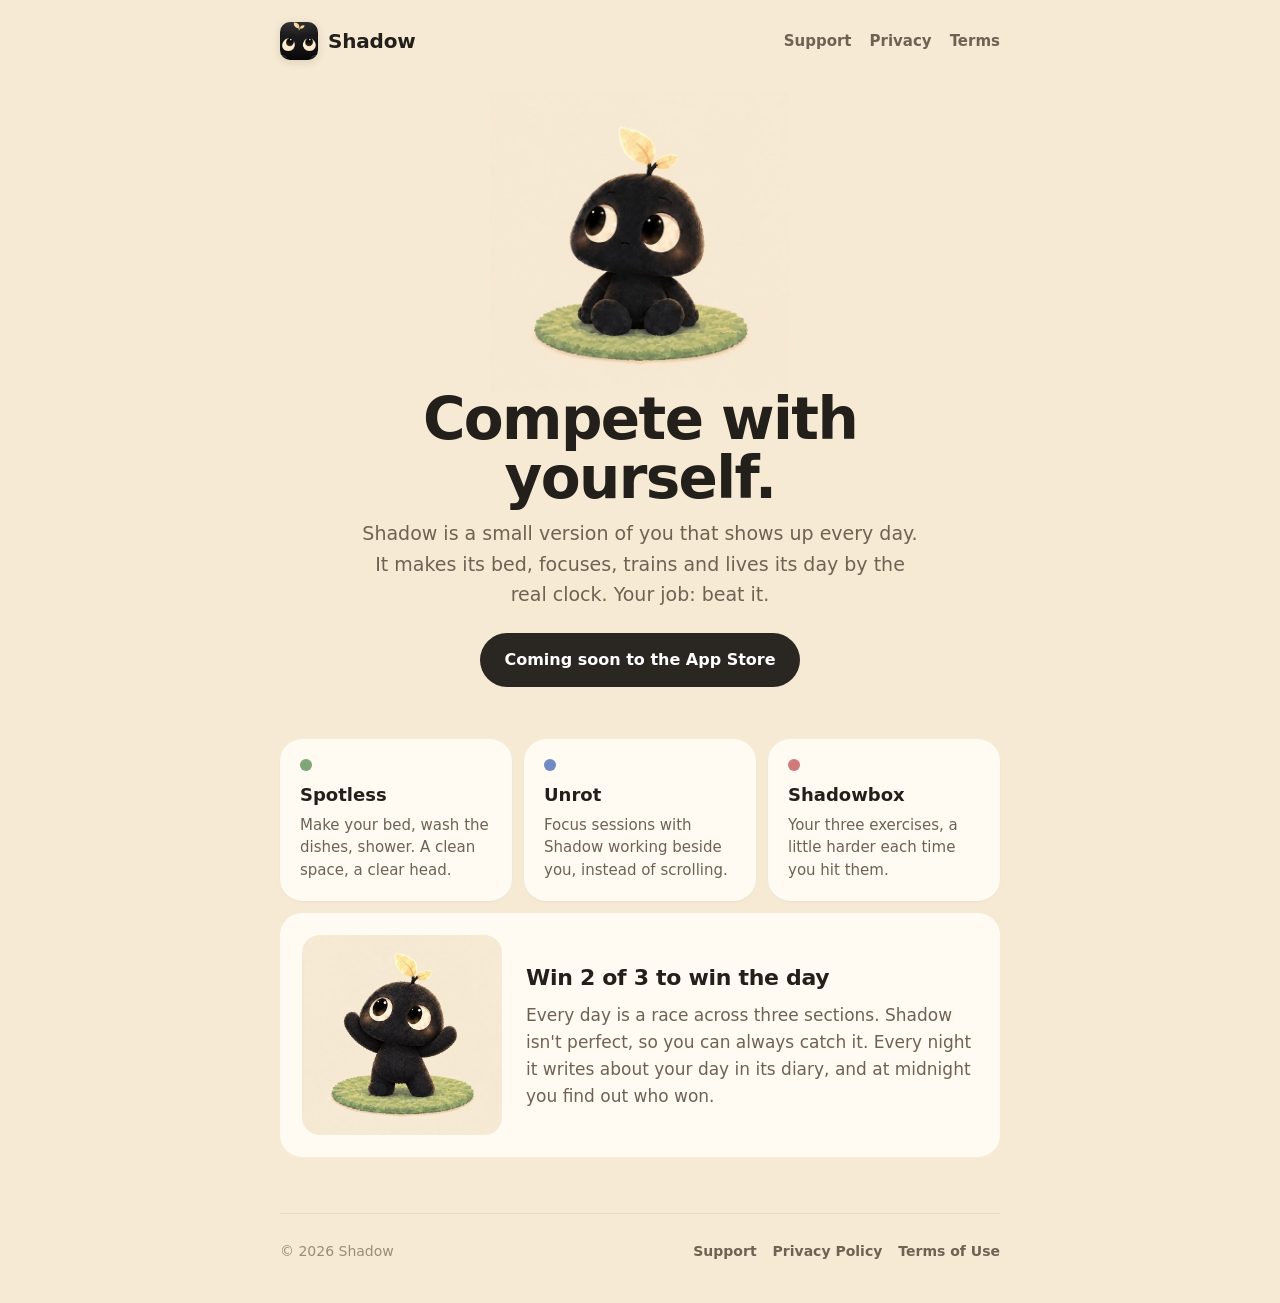
<file: index.html>
<!doctype html>
<html lang="en">
<head>
  <meta charset="utf-8">
  <meta name="viewport" content="width=device-width, initial-scale=1">
  <title>Shadow: Compete With Yourself</title>
  <meta name="description" content="Race Shadow, a small version of you that shows up every day. Keep your space clean, focus, and train. Win 2 of 3 to win the day.">
  <link rel="icon" href="img/favicon.png">
  <link rel="apple-touch-icon" href="img/apple-touch-icon.png">
  <link rel="stylesheet" href="styles.css">
</head>
<body>
  <div class="wrap">
    <header class="top">
      <a class="brand" href="./"><img src="img/icon.png" alt=""><span>Shadow</span></a>
      <nav class="nav"><a href="support.html">Support</a><a href="privacy.html">Privacy</a><a href="terms.html">Terms</a></nav>
    </header>

    <main>
      <section class="hero">
        <img src="img/shadow-sit.jpg" alt="Shadow, a small black creature with a leaf sprout, sitting on a moss rug">
        <h1>Compete with<br>yourself.</h1>
        <p>Shadow is a small version of you that shows up every day. It makes its bed, focuses, trains and lives its day by the real clock. Your job: beat it.</p>
        <div class="badge">Coming soon to the App Store</div>
      </section>

      <section class="cards" aria-label="The three sections">
        <div class="card"><div class="dot" style="background:var(--spotless)"></div><h3>Spotless</h3><p>Make your bed, wash the dishes, shower. A clean space, a clear head.</p></div>
        <div class="card"><div class="dot" style="background:var(--unrot)"></div><h3>Unrot</h3><p>Focus sessions with Shadow working beside you, instead of scrolling.</p></div>
        <div class="card"><div class="dot" style="background:var(--shadowbox)"></div><h3>Shadowbox</h3><p>Your three exercises, a little harder each time you hit them.</p></div>
      </section>

      <section class="how">
        <img src="img/shadow-cheer.jpg" alt="Shadow cheering with its arms up">
        <div>
          <h2>Win 2 of 3 to win the day</h2>
          <p>Every day is a race across three sections. Shadow isn't perfect, so you can always catch it. Every night it writes about your day in its diary, and at midnight you find out who won.</p>
        </div>
      </section>
    </main>

    <footer class="foot">
      <span>© 2026 Shadow</span>
      <nav><a href="support.html">Support</a><a href="privacy.html">Privacy Policy</a><a href="terms.html">Terms of Use</a></nav>
    </footer>
  </div>
</body>
</html>
</file>
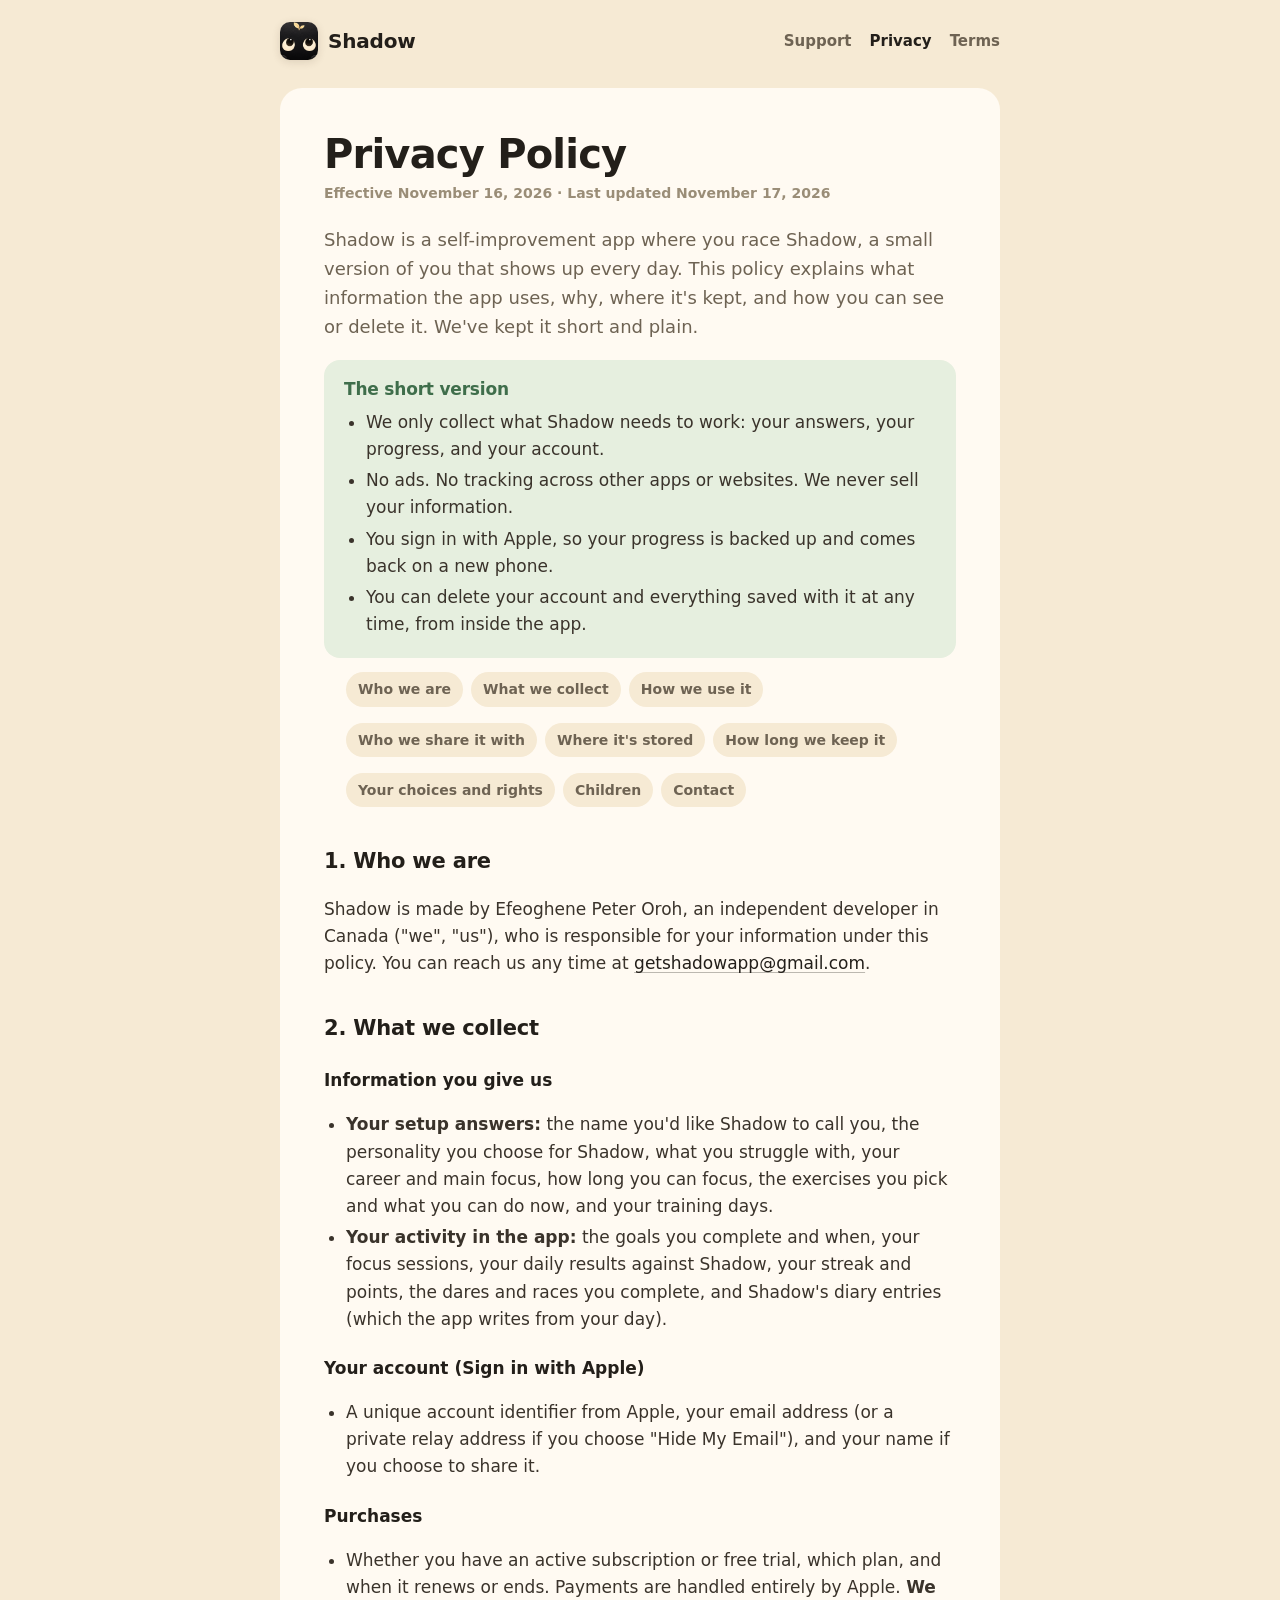
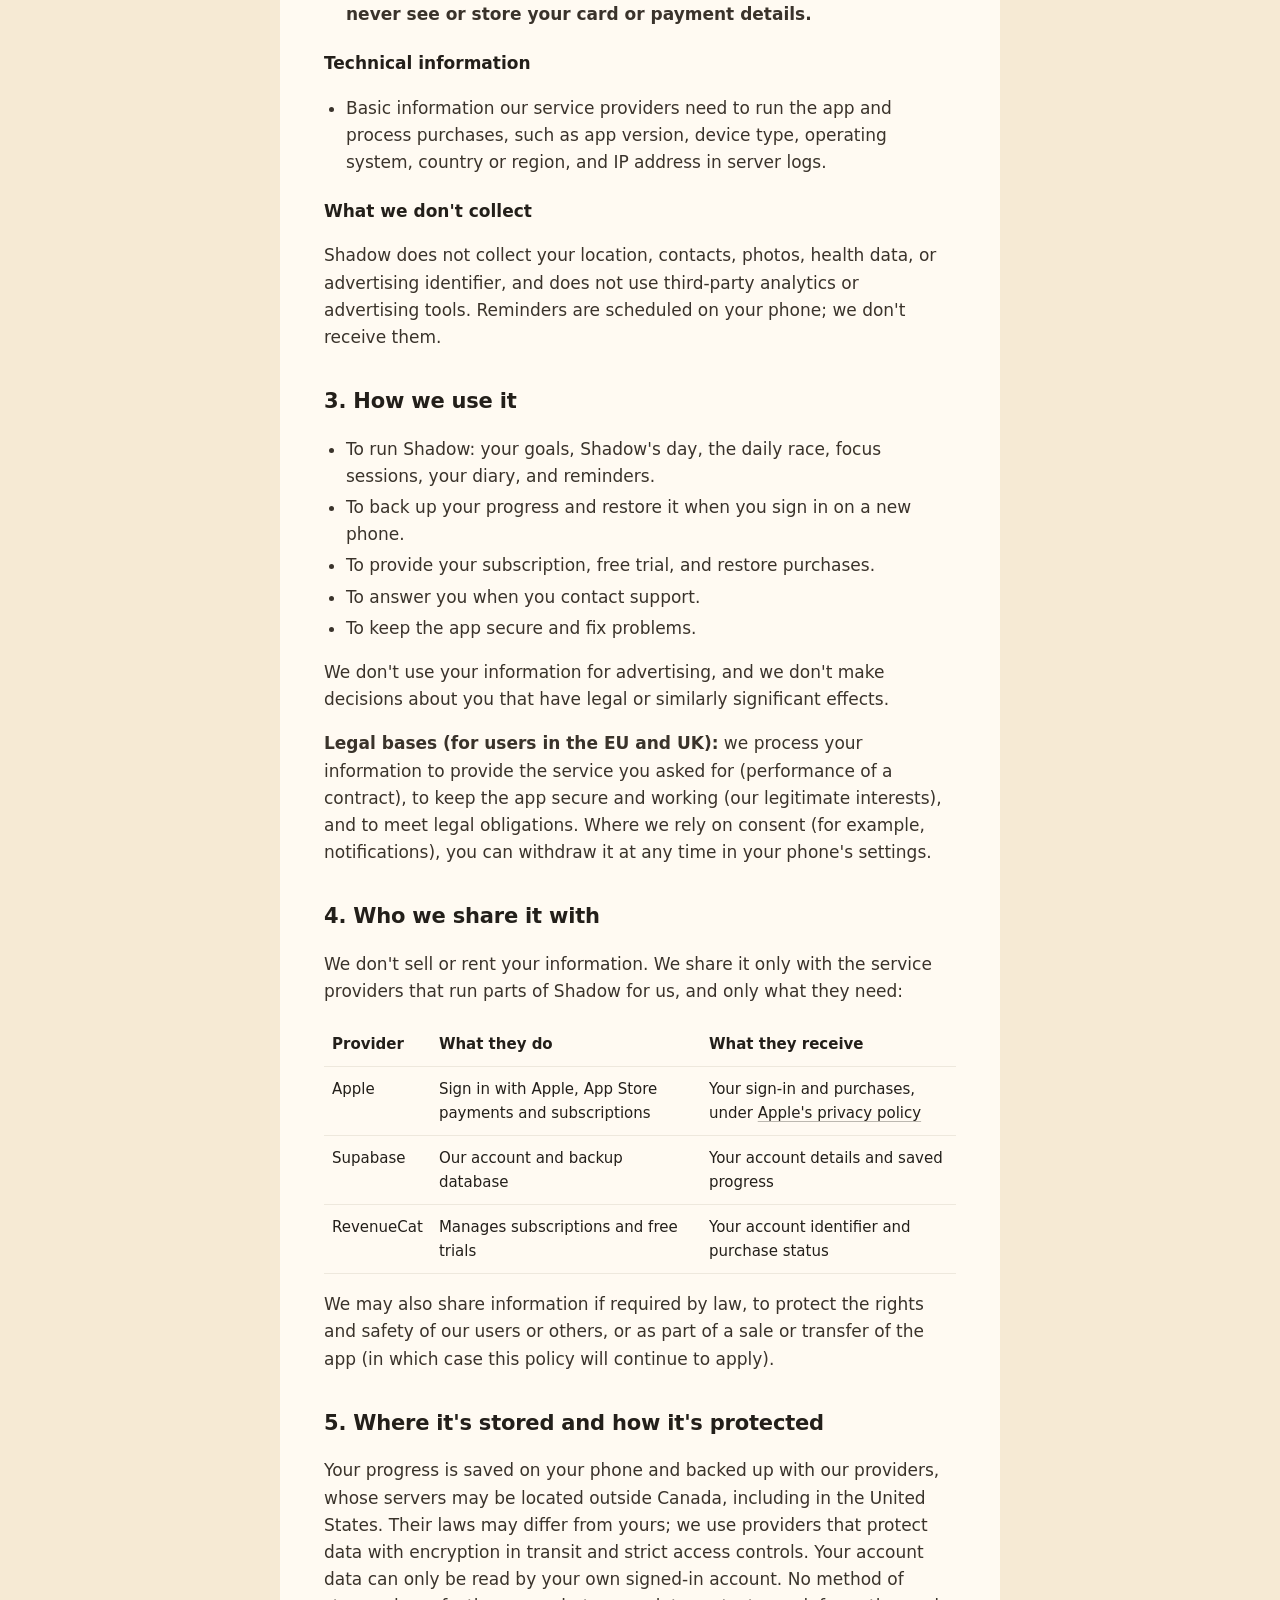
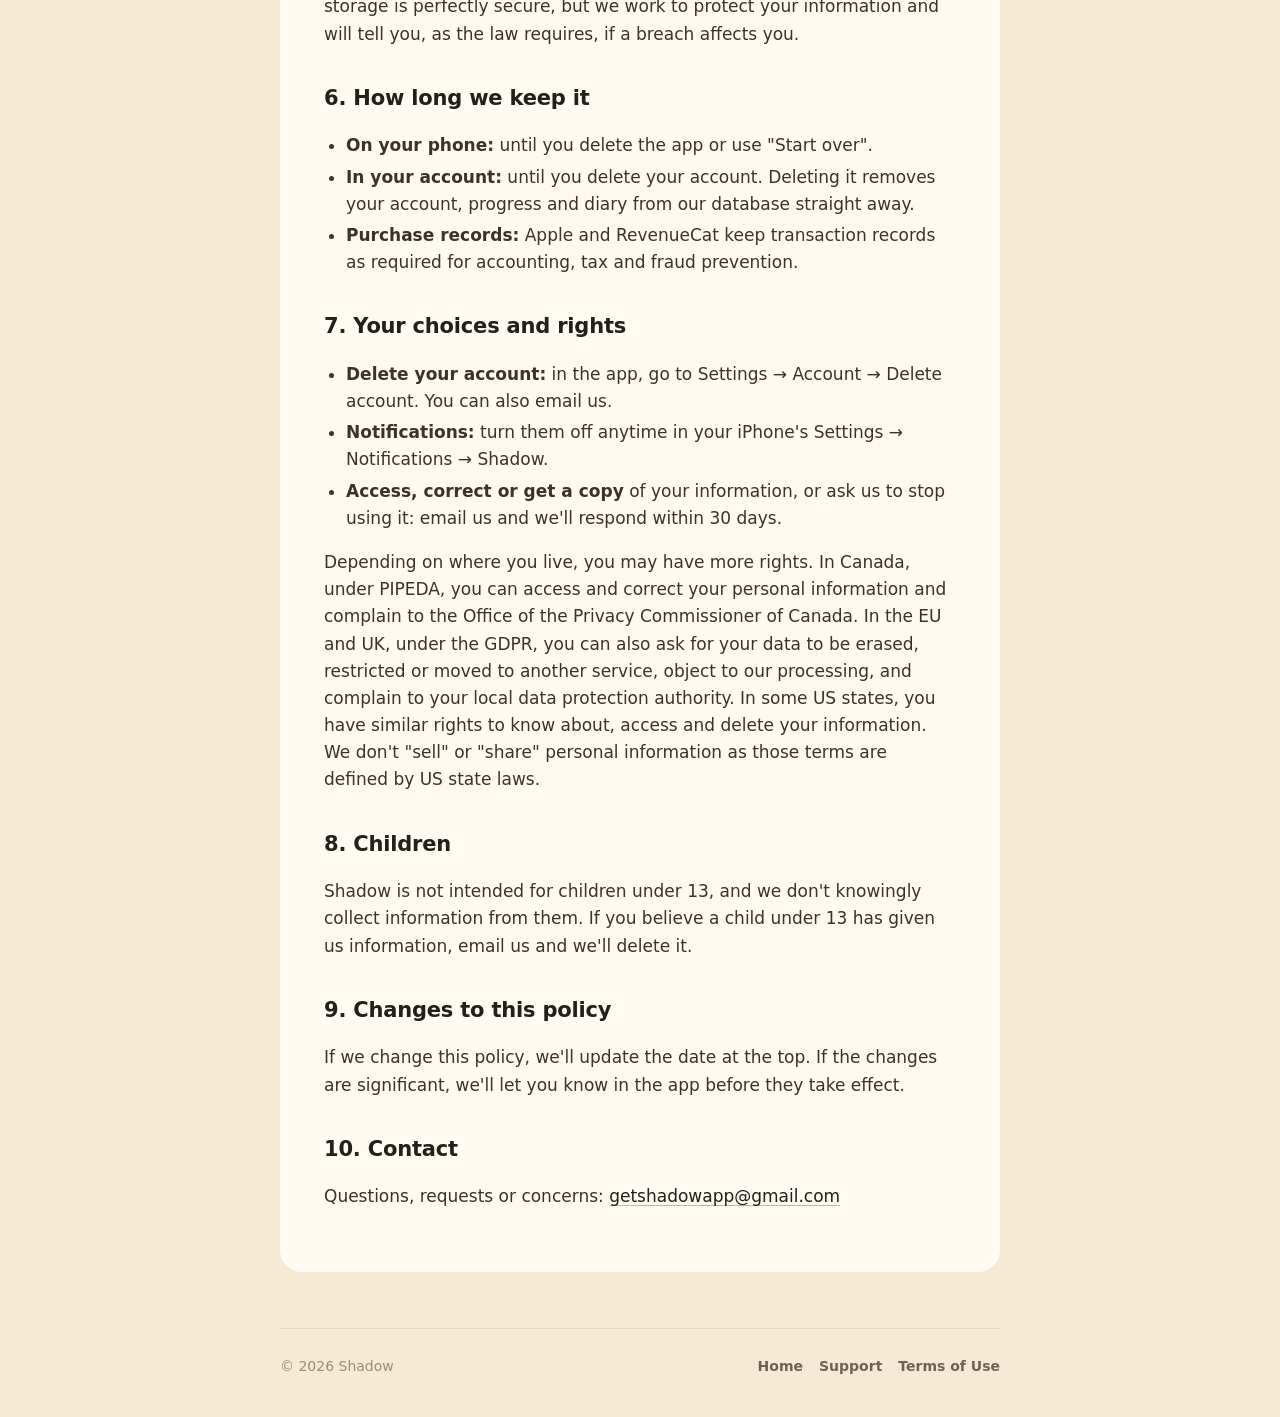
<file: privacy.html>
<!doctype html>
<html lang="en">
<head>
  <meta charset="utf-8">
  <meta name="viewport" content="width=device-width, initial-scale=1">
  <title>Privacy Policy · Shadow</title>
  <meta name="description" content="How the Shadow app collects, uses, stores and deletes your information.">
  <link rel="icon" href="img/favicon.png">
  <link rel="apple-touch-icon" href="img/apple-touch-icon.png">
  <link rel="stylesheet" href="styles.css">
</head>
<body>
  <div class="wrap">
    <header class="top">
      <a class="brand" href="./"><img src="img/icon.png" alt=""><span>Shadow</span></a>
      <nav class="nav"><a href="support.html">Support</a><a href="privacy.html" aria-current="page">Privacy</a><a href="terms.html">Terms</a></nav>
    </header>

    <main class="doc">
      <h1>Privacy Policy</h1>
      <p class="meta">Effective November 16, 2026 · Last updated November 17, 2026</p>
      <p class="lead">Shadow is a self-improvement app where you race Shadow, a small version of you that shows up every day. This policy explains what information the app uses, why, where it's kept, and how you can see or delete it. We've kept it short and plain.</p>

      <div class="summary">
        <h2>The short version</h2>
        <ul>
          <li>We only collect what Shadow needs to work: your answers, your progress, and your account.</li>
          <li>No ads. No tracking across other apps or websites. We never sell your information.</li>
          <li>You sign in with Apple, so your progress is backed up and comes back on a new phone.</li>
          <li>You can delete your account and everything saved with it at any time, from inside the app.</li>
        </ul>
      </div>

      <ul class="toc">
        <li><a href="#who">Who we are</a></li><li><a href="#collect">What we collect</a></li><li><a href="#use">How we use it</a></li>
        <li><a href="#share">Who we share it with</a></li><li><a href="#where">Where it's stored</a></li><li><a href="#keep">How long we keep it</a></li>
        <li><a href="#rights">Your choices and rights</a></li><li><a href="#children">Children</a></li><li><a href="#contact">Contact</a></li>
      </ul>

      <h2 id="who">1. Who we are</h2>
      <p>Shadow is made by Efeoghene Peter Oroh, an independent developer in Canada ("we", "us"), who is responsible for your information under this policy. You can reach us any time at <a href="mailto:getshadowapp@gmail.com">getshadowapp@gmail.com</a>.</p>

      <h2 id="collect">2. What we collect</h2>
      <h3>Information you give us</h3>
      <ul>
        <li><strong>Your setup answers:</strong> the name you'd like Shadow to call you, the personality you choose for Shadow, what you struggle with, your career and main focus, how long you can focus, the exercises you pick and what you can do now, and your training days.</li>
        <li><strong>Your activity in the app:</strong> the goals you complete and when, your focus sessions, your daily results against Shadow, your streak and points, the dares and races you complete, and Shadow's diary entries (which the app writes from your day).</li>
      </ul>
      <h3>Your account (Sign in with Apple)</h3>
      <ul>
        <li>A unique account identifier from Apple, your email address (or a private relay address if you choose "Hide My Email"), and your name if you choose to share it.</li>
      </ul>
      <h3>Purchases</h3>
      <ul>
        <li>Whether you have an active subscription or free trial, which plan, and when it renews or ends. Payments are handled entirely by Apple. <strong>We never see or store your card or payment details.</strong></li>
      </ul>
      <h3>Technical information</h3>
      <ul>
        <li>Basic information our service providers need to run the app and process purchases, such as app version, device type, operating system, country or region, and IP address in server logs.</li>
      </ul>
      <h3>What we don't collect</h3>
      <p>Shadow does not collect your location, contacts, photos, health data, or advertising identifier, and does not use third-party analytics or advertising tools. Reminders are scheduled on your phone; we don't receive them.</p>

      <h2 id="use">3. How we use it</h2>
      <ul>
        <li>To run Shadow: your goals, Shadow's day, the daily race, focus sessions, your diary, and reminders.</li>
        <li>To back up your progress and restore it when you sign in on a new phone.</li>
        <li>To provide your subscription, free trial, and restore purchases.</li>
        <li>To answer you when you contact support.</li>
        <li>To keep the app secure and fix problems.</li>
      </ul>
      <p>We don't use your information for advertising, and we don't make decisions about you that have legal or similarly significant effects.</p>
      <p><strong>Legal bases (for users in the EU and UK):</strong> we process your information to provide the service you asked for (performance of a contract), to keep the app secure and working (our legitimate interests), and to meet legal obligations. Where we rely on consent (for example, notifications), you can withdraw it at any time in your phone's settings.</p>

      <h2 id="share">4. Who we share it with</h2>
      <p>We don't sell or rent your information. We share it only with the service providers that run parts of Shadow for us, and only what they need:</p>
      <table>
        <tr><th>Provider</th><th>What they do</th><th>What they receive</th></tr>
        <tr><td>Apple</td><td>Sign in with Apple, App Store payments and subscriptions</td><td>Your sign-in and purchases, under <a href="https://www.apple.com/legal/privacy/">Apple's privacy policy</a></td></tr>
        <tr><td>Supabase</td><td>Our account and backup database</td><td>Your account details and saved progress</td></tr>
        <tr><td>RevenueCat</td><td>Manages subscriptions and free trials</td><td>Your account identifier and purchase status</td></tr>
      </table>
      <p>We may also share information if required by law, to protect the rights and safety of our users or others, or as part of a sale or transfer of the app (in which case this policy will continue to apply).</p>

      <h2 id="where">5. Where it's stored and how it's protected</h2>
      <p>Your progress is saved on your phone and backed up with our providers, whose servers may be located outside Canada, including in the United States. Their laws may differ from yours; we use providers that protect data with encryption in transit and strict access controls. Your account data can only be read by your own signed-in account. No method of storage is perfectly secure, but we work to protect your information and will tell you, as the law requires, if a breach affects you.</p>

      <h2 id="keep">6. How long we keep it</h2>
      <ul>
        <li><strong>On your phone:</strong> until you delete the app or use "Start over".</li>
        <li><strong>In your account:</strong> until you delete your account. Deleting it removes your account, progress and diary from our database straight away.</li>
        <li><strong>Purchase records:</strong> Apple and RevenueCat keep transaction records as required for accounting, tax and fraud prevention.</li>
      </ul>

      <h2 id="rights">7. Your choices and rights</h2>
      <ul>
                <li><strong>Delete your account:</strong> in the app, go to Settings → Account → Delete account. You can also email us.</li>
        <li><strong>Notifications:</strong> turn them off anytime in your iPhone's Settings → Notifications → Shadow.</li>
        <li><strong>Access, correct or get a copy</strong> of your information, or ask us to stop using it: email us and we'll respond within 30 days.</li>
      </ul>
      <p>Depending on where you live, you may have more rights. In Canada, under PIPEDA, you can access and correct your personal information and complain to the Office of the Privacy Commissioner of Canada. In the EU and UK, under the GDPR, you can also ask for your data to be erased, restricted or moved to another service, object to our processing, and complain to your local data protection authority. In some US states, you have similar rights to know about, access and delete your information. We don't "sell" or "share" personal information as those terms are defined by US state laws.</p>

      <h2 id="children">8. Children</h2>
      <p>Shadow is not intended for children under 13, and we don't knowingly collect information from them. If you believe a child under 13 has given us information, email us and we'll delete it.</p>

      <h2>9. Changes to this policy</h2>
      <p>If we change this policy, we'll update the date at the top. If the changes are significant, we'll let you know in the app before they take effect.</p>

      <h2 id="contact">10. Contact</h2>
      <p>Questions, requests or concerns: <a href="mailto:getshadowapp@gmail.com">getshadowapp@gmail.com</a></p>
    </main>

    <footer class="foot">
      <span>© 2026 Shadow</span>
      <nav><a href="./">Home</a><a href="support.html">Support</a><a href="terms.html">Terms of Use</a></nav>
    </footer>
  </div>
</body>
</html>
</file>
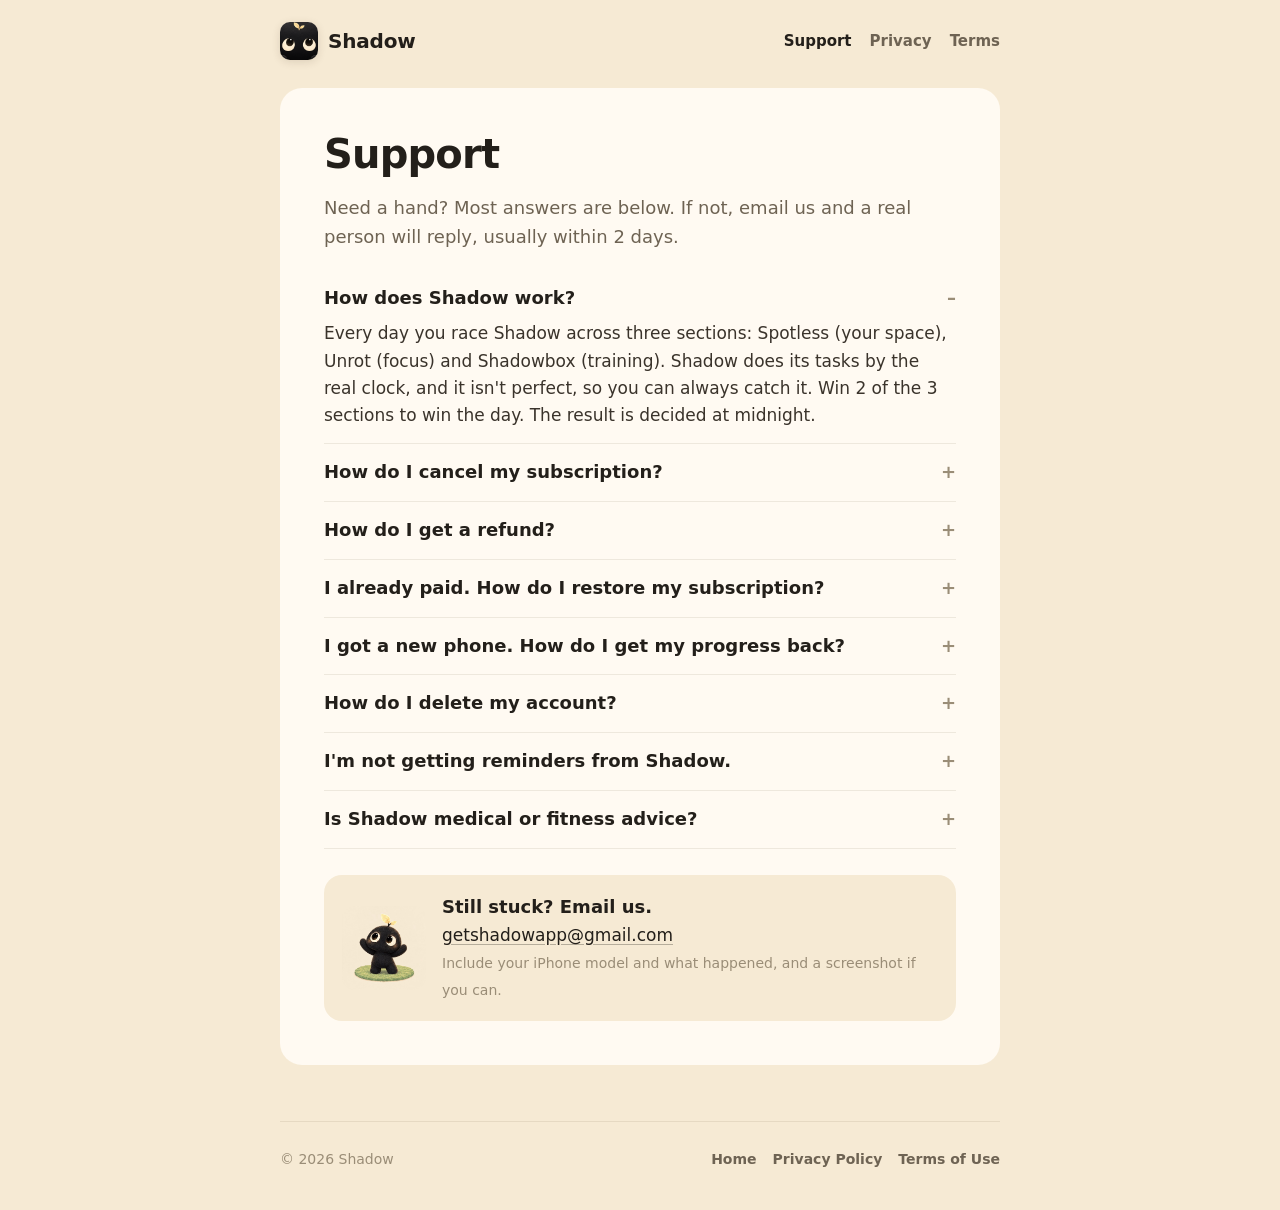
<file: support.html>
<!doctype html>
<html lang="en">
<head>
  <meta charset="utf-8">
  <meta name="viewport" content="width=device-width, initial-scale=1">
  <title>Support · Shadow</title>
  <meta name="description" content="Help with the Shadow app: subscriptions, restoring purchases, new phones, deleting your account, and contacting us.">
  <link rel="icon" href="img/favicon.png">
  <link rel="apple-touch-icon" href="img/apple-touch-icon.png">
  <link rel="stylesheet" href="styles.css">
</head>
<body>
  <div class="wrap">
    <header class="top">
      <a class="brand" href="./"><img src="img/icon.png" alt=""><span>Shadow</span></a>
      <nav class="nav"><a href="support.html" aria-current="page">Support</a><a href="privacy.html">Privacy</a><a href="terms.html">Terms</a></nav>
    </header>

    <main class="doc">
      <h1>Support</h1>
      <p class="lead">Need a hand? Most answers are below. If not, email us and a real person will reply, usually within 2 days.</p>

      <div class="faq">
        <details open><summary>How does Shadow work?</summary>
          <p>Every day you race Shadow across three sections: Spotless (your space), Unrot (focus) and Shadowbox (training). Shadow does its tasks by the real clock, and it isn't perfect, so you can always catch it. Win 2 of the 3 sections to win the day. The result is decided at midnight.</p></details>
        <details><summary>How do I cancel my subscription?</summary>
          <ol><li>Open your iPhone's <strong>Settings</strong>.</li><li>Tap your name, then <strong>Subscriptions</strong>.</li><li>Tap <strong>Shadow</strong>, then <strong>Cancel Subscription</strong>.</li></ol>
          <p>Cancel at least 24 hours before your free trial or current period ends to avoid being charged. You keep access until the end of the period you've paid for.</p></details>
        <details><summary>How do I get a refund?</summary>
          <p>Purchases are handled by Apple, so refunds are too. Go to <a href="https://reportaproblem.apple.com">reportaproblem.apple.com</a>, sign in, find Shadow and choose "Request a refund".</p></details>
        <details><summary>I already paid. How do I restore my subscription?</summary>
          <p>On the paywall, tap <strong>Restore</strong> at the bottom. Make sure you're signed in to the App Store with the same Apple ID you used to subscribe.</p></details>
        <details><summary>I got a new phone. How do I get my progress back?</summary>
          <p>Install Shadow, tap <strong>I already have an account</strong> and sign in with the same Apple ID. Your streak, Shadow's diary and your wins come back automatically.</p></details>
        <details><summary>How do I delete my account?</summary>
          <p>In the app, go to <strong>Settings → Account → Delete account</strong>. This permanently deletes your account and everything saved with it. Deleting your account doesn't cancel an App Store subscription, so cancel that separately in Settings → your name → Subscriptions.</p></details>
        <details><summary>I'm not getting reminders from Shadow.</summary>
          <p>Check iPhone Settings → Notifications → Shadow and make sure notifications are allowed. Shadow doesn't send reminders for things you've already done that day.</p></details>
        <details><summary>Is Shadow medical or fitness advice?</summary>
          <p>No. Shadow is a motivation app. Talk to a doctor before starting a new exercise routine, and always train within your limits.</p></details>
      </div>

      <div class="contact">
        <img src="img/shadow-cheer.jpg" alt="">
        <div><strong>Still stuck? Email us.</strong><a href="mailto:getshadowapp@gmail.com">getshadowapp@gmail.com</a><br><span style="color:var(--muted);font-size:14px">Include your iPhone model and what happened, and a screenshot if you can.</span></div>
      </div>
    </main>

    <footer class="foot">
      <span>© 2026 Shadow</span>
      <nav><a href="./">Home</a><a href="privacy.html">Privacy Policy</a><a href="terms.html">Terms of Use</a></nav>
    </footer>
  </div>
</body>
</html>
</file>
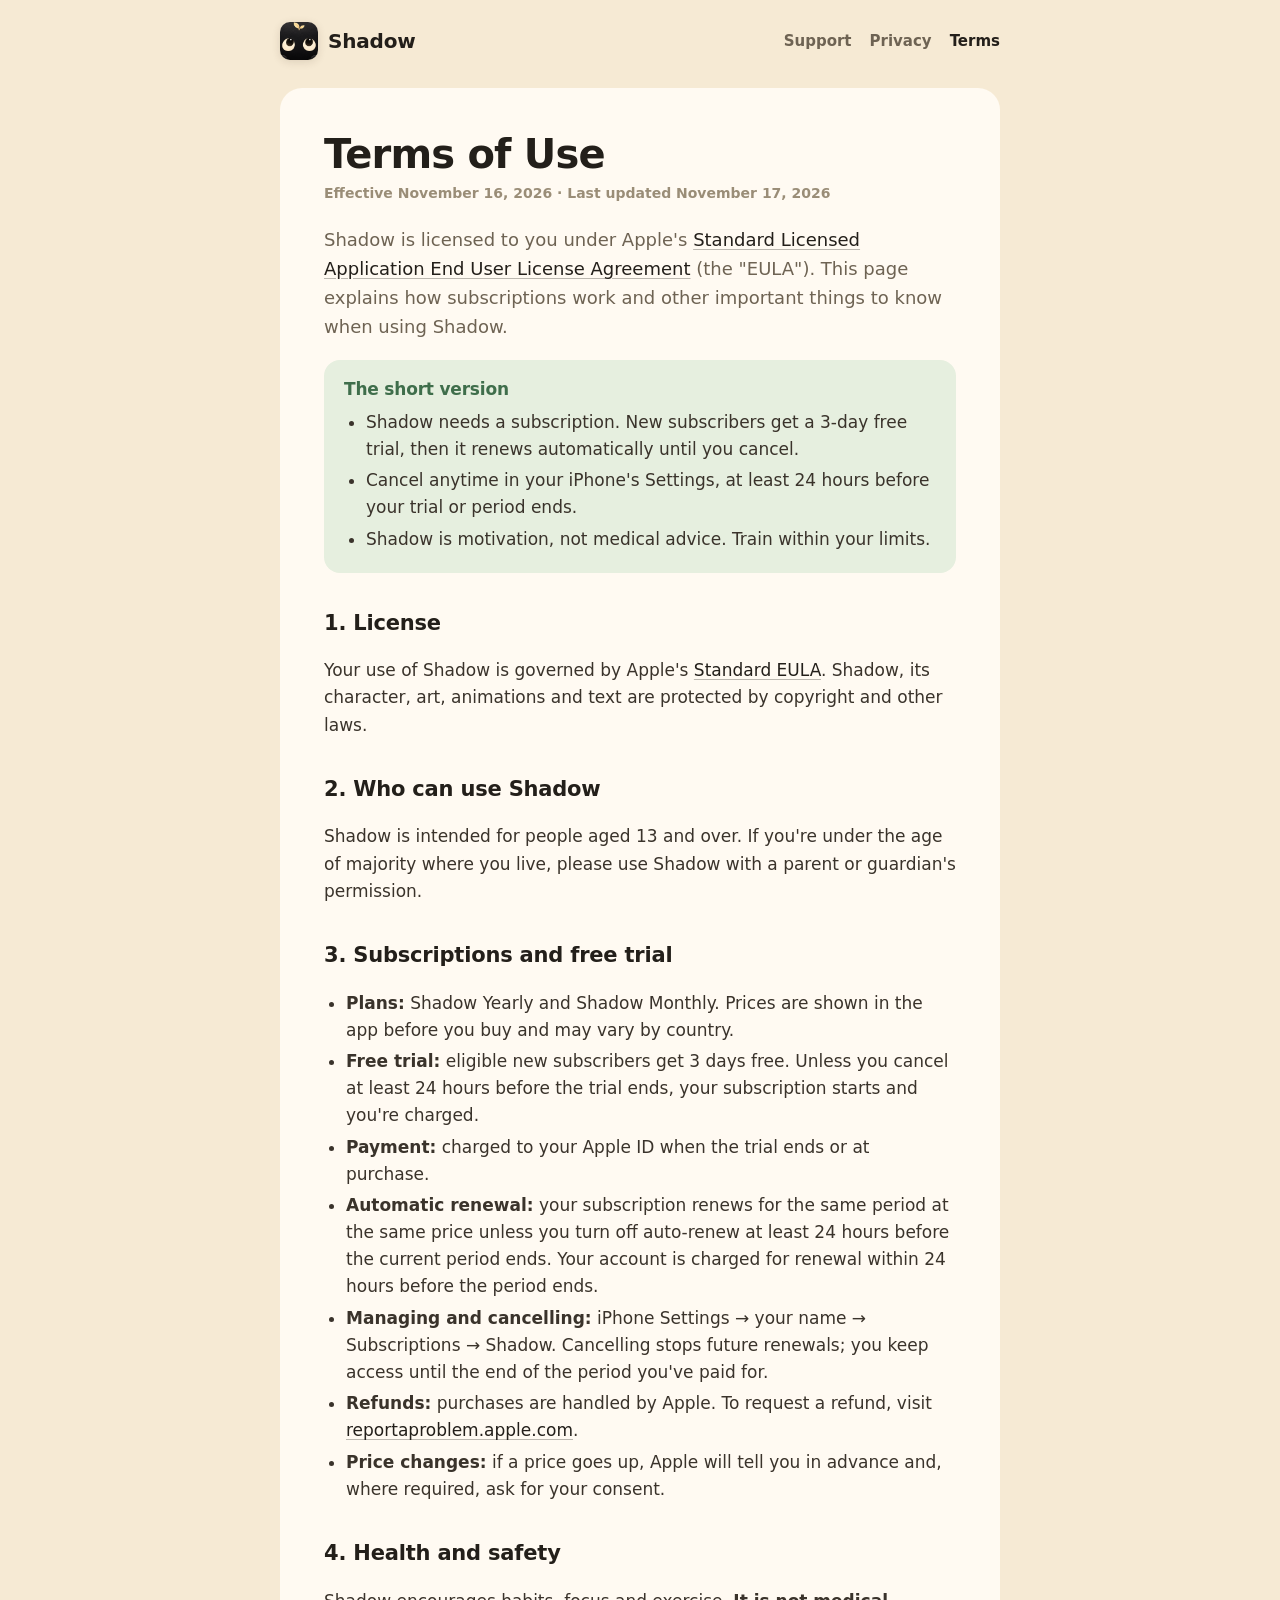
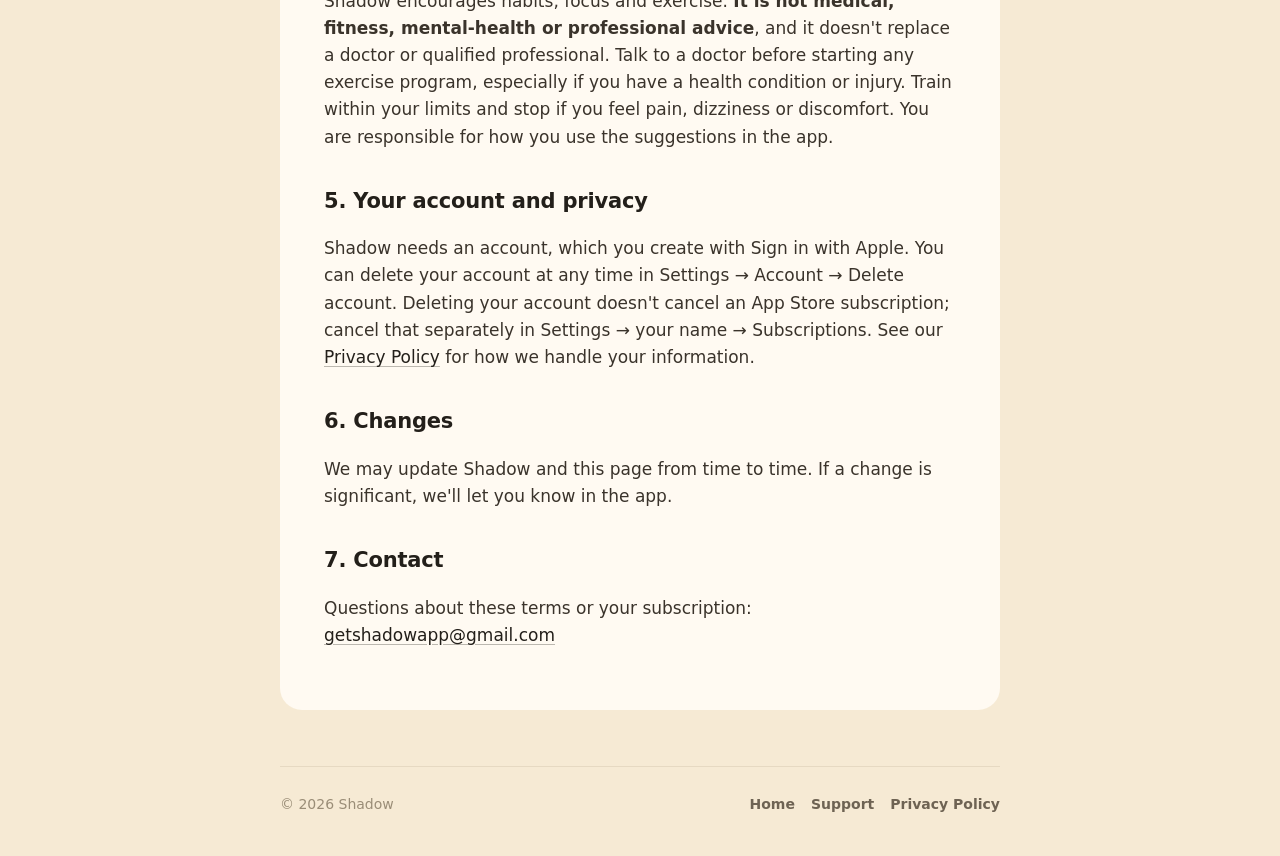
<file: terms.html>
<!doctype html>
<html lang="en">
<head>
  <meta charset="utf-8">
  <meta name="viewport" content="width=device-width, initial-scale=1">
  <title>Terms of Use · Shadow</title>
  <meta name="description" content="Terms of use for the Shadow app, including subscriptions, the free trial and cancelling.">
  <link rel="icon" href="img/favicon.png">
  <link rel="apple-touch-icon" href="img/apple-touch-icon.png">
  <link rel="stylesheet" href="styles.css">
</head>
<body>
  <div class="wrap">
    <header class="top">
      <a class="brand" href="./"><img src="img/icon.png" alt=""><span>Shadow</span></a>
      <nav class="nav"><a href="support.html">Support</a><a href="privacy.html">Privacy</a><a href="terms.html" aria-current="page">Terms</a></nav>
    </header>

    <main class="doc">
      <h1>Terms of Use</h1>
      <p class="meta">Effective November 16, 2026 · Last updated November 17, 2026</p>
      <p class="lead">Shadow is licensed to you under Apple's <a href="https://www.apple.com/legal/internet-services/itunes/dev/stdeula/">Standard Licensed Application End User License Agreement</a> (the "EULA"). This page explains how subscriptions work and other important things to know when using Shadow.</p>

      <div class="summary">
        <h2>The short version</h2>
        <ul>
          <li>Shadow needs a subscription. New subscribers get a 3-day free trial, then it renews automatically until you cancel.</li>
          <li>Cancel anytime in your iPhone's Settings, at least 24 hours before your trial or period ends.</li>
          <li>Shadow is motivation, not medical advice. Train within your limits.</li>
        </ul>
      </div>

      <h2>1. License</h2>
      <p>Your use of Shadow is governed by Apple's <a href="https://www.apple.com/legal/internet-services/itunes/dev/stdeula/">Standard EULA</a>. Shadow, its character, art, animations and text are protected by copyright and other laws.</p>

      <h2>2. Who can use Shadow</h2>
      <p>Shadow is intended for people aged 13 and over. If you're under the age of majority where you live, please use Shadow with a parent or guardian's permission.</p>

      <h2>3. Subscriptions and free trial</h2>
      <ul>
        <li><strong>Plans:</strong> Shadow Yearly and Shadow Monthly. Prices are shown in the app before you buy and may vary by country.</li>
        <li><strong>Free trial:</strong> eligible new subscribers get 3 days free. Unless you cancel at least 24 hours before the trial ends, your subscription starts and you're charged.</li>
        <li><strong>Payment:</strong> charged to your Apple ID when the trial ends or at purchase.</li>
        <li><strong>Automatic renewal:</strong> your subscription renews for the same period at the same price unless you turn off auto-renew at least 24 hours before the current period ends. Your account is charged for renewal within 24 hours before the period ends.</li>
        <li><strong>Managing and cancelling:</strong> iPhone Settings → your name → Subscriptions → Shadow. Cancelling stops future renewals; you keep access until the end of the period you've paid for.</li>
        <li><strong>Refunds:</strong> purchases are handled by Apple. To request a refund, visit <a href="https://reportaproblem.apple.com">reportaproblem.apple.com</a>.</li>
        <li><strong>Price changes:</strong> if a price goes up, Apple will tell you in advance and, where required, ask for your consent.</li>
      </ul>

      <h2>4. Health and safety</h2>
      <p>Shadow encourages habits, focus and exercise. <strong>It is not medical, fitness, mental-health or professional advice</strong>, and it doesn't replace a doctor or qualified professional. Talk to a doctor before starting any exercise program, especially if you have a health condition or injury. Train within your limits and stop if you feel pain, dizziness or discomfort. You are responsible for how you use the suggestions in the app.</p>

      <h2>5. Your account and privacy</h2>
      <p>Shadow needs an account, which you create with Sign in with Apple. You can delete your account at any time in Settings → Account → Delete account. Deleting your account doesn't cancel an App Store subscription; cancel that separately in Settings → your name → Subscriptions. See our <a href="privacy.html">Privacy Policy</a> for how we handle your information.</p>

      <h2>6. Changes</h2>
      <p>We may update Shadow and this page from time to time. If a change is significant, we'll let you know in the app.</p>

      <h2>7. Contact</h2>
      <p>Questions about these terms or your subscription: <a href="mailto:getshadowapp@gmail.com">getshadowapp@gmail.com</a></p>
    </main>

    <footer class="foot">
      <span>© 2026 Shadow</span>
      <nav><a href="./">Home</a><a href="support.html">Support</a><a href="privacy.html">Privacy Policy</a></nav>
    </footer>
  </div>
</body>
</html>
</file>
<file: styles.css>
/* Shadow — getshadowapp.github.io. Warm cream, charcoal, sage; same feel as the app. */
:root {
  --page: #f6ead4;
  --card: #fffaf2;
  --ink: #231f1a;
  --soft: #6e6353;
  --muted: #9a8d77;
  --line: rgba(90, 70, 40, .10);
  --sage: #5f9a6f;
  --sage-tint: #e6efdf;
  --spotless: #7fa676;
  --unrot: #6f8ac4;
  --shadowbox: #d07a7b;
  --btn: #2a2622;
  --radius: 22px;
  --font: ui-rounded, "SF Pro Rounded", system-ui, -apple-system, "Segoe UI", Roboto, sans-serif;
}
* { box-sizing: border-box; }
html { -webkit-text-size-adjust: 100%; }
body { margin: 0; background: var(--page); color: var(--ink); font-family: var(--font); line-height: 1.6; font-size: 17px; }
a { color: var(--ink); text-decoration-color: rgba(35, 31, 26, .3); text-underline-offset: 3px; }
a:hover { text-decoration-color: var(--ink); }
img { max-width: 100%; display: block; }

/* header and footer */
.wrap { max-width: 760px; margin: 0 auto; padding: 0 20px; }
.top { display: flex; align-items: center; justify-content: space-between; padding: 22px 0; }
.brand { display: flex; align-items: center; gap: 10px; text-decoration: none; font-weight: 900; font-size: 20px; letter-spacing: -.2px; }
.brand img { width: 38px; height: 38px; border-radius: 10px; box-shadow: 0 2px 8px rgba(70, 50, 26, .14); }
.nav { display: flex; gap: 18px; font-weight: 800; font-size: 15px; }
.nav a { text-decoration: none; color: var(--soft); }
.nav a:hover, .nav a[aria-current] { color: var(--ink); }
.foot { border-top: 1px solid var(--line); margin-top: 56px; padding: 26px 0 40px; color: var(--muted); font-size: 14px; display: flex; flex-wrap: wrap; gap: 8px 20px; justify-content: space-between; }
.foot nav { display: flex; gap: 16px; flex-wrap: wrap; }
.foot a { color: var(--soft); text-decoration: none; font-weight: 700; }

/* home */
.hero { text-align: center; padding: 10px 0 8px; }
.hero img { width: min(300px, 74vw); margin: 0 auto -6px; }
.hero h1 { font-size: clamp(40px, 9vw, 58px); line-height: 1.02; letter-spacing: -1.6px; margin: 4px 0 10px; font-weight: 900; }
.hero p { color: var(--soft); font-size: 19px; margin: 0 auto; max-width: 30em; }
.badge { display: inline-flex; align-items: center; gap: 8px; margin-top: 24px; background: var(--btn); color: #fff; border-radius: 999px; padding: 14px 24px; font-weight: 800; font-size: 16px; }
.cards { display: grid; grid-template-columns: repeat(3, 1fr); gap: 12px; margin-top: 44px; }
.card { background: var(--card); border-radius: var(--radius); padding: 20px; box-shadow: 0 1px 2px rgba(70, 50, 26, .05); }
.card .dot { width: 12px; height: 12px; border-radius: 6px; margin-bottom: 10px; }
.card h3 { margin: 0 0 4px; font-size: 18px; font-weight: 900; }
.card p { margin: 0; color: var(--soft); font-size: 15px; line-height: 1.5; }
.how img { border-radius: 18px; }
.how { display: grid; grid-template-columns: 200px 1fr; gap: 24px; align-items: center; background: var(--card); border-radius: var(--radius); padding: 22px; margin-top: 12px; }
.how h2 { margin: 0 0 6px; font-size: 22px; font-weight: 900; letter-spacing: -.3px; }
.how p { margin: 0; color: var(--soft); }
@media (max-width: 640px) {
  .cards { grid-template-columns: 1fr; }
  .how { grid-template-columns: 1fr; text-align: center; }
  .how img { width: 180px; margin: 0 auto; }
  .nav { gap: 14px; font-size: 14px; }
  .brand span { display: none; }
}

/* legal and support pages */
.doc { background: var(--card); border-radius: var(--radius); padding: clamp(22px, 5vw, 44px); margin-top: 6px; }
.doc h1 { font-size: clamp(30px, 6vw, 40px); line-height: 1.1; letter-spacing: -.8px; margin: 0 0 6px; font-weight: 900; }
.doc .meta { color: var(--muted); font-size: 14px; font-weight: 700; margin: 0 0 22px; }
.doc .lead { font-size: 18px; color: var(--soft); }
.doc h2 { font-size: 21px; font-weight: 900; letter-spacing: -.2px; margin: 34px 0 6px; }
.doc h3 { font-size: 17px; font-weight: 900; margin: 22px 0 4px; }
.doc p, .doc li { color: #3a332b; }
.doc ul { padding-left: 22px; }
.doc li { margin: 4px 0; }
.summary { background: var(--sage-tint); border-radius: 16px; padding: 16px 20px; margin: 18px 0 8px; }
.summary h2 { margin-top: 0; font-size: 17px; color: #3f6e4b; }
.summary ul { margin: 6px 0 0; }
.toc { display: flex; flex-wrap: wrap; gap: 8px; margin: 10px 0 0; padding: 0; list-style: none; }
.toc a { display: inline-block; background: var(--page); border-radius: 999px; padding: 6px 12px; font-size: 14px; font-weight: 800; text-decoration: none; color: var(--soft); }
table { width: 100%; border-collapse: collapse; margin: 10px 0; font-size: 15px; }
th, td { text-align: left; padding: 10px 8px; border-bottom: 1px solid var(--line); vertical-align: top; }
th { font-weight: 900; }
.faq details { border-bottom: 1px solid var(--line); padding: 14px 0; }
.faq summary { font-weight: 900; cursor: pointer; font-size: 18px; list-style: none; display: flex; justify-content: space-between; gap: 14px; }
.faq summary::-webkit-details-marker { display: none; }
.faq summary::after { content: "+"; color: var(--muted); font-weight: 700; flex: none; }
.faq details[open] summary::after { content: "–"; }
.faq details p, .faq details ol { margin: 8px 0 0; color: #3a332b; }
.contact { display: flex; align-items: center; gap: 16px; background: var(--page); border-radius: 18px; padding: 18px; margin-top: 26px; }
.contact img { width: 84px; border-radius: 14px; }
.contact strong { display: block; font-size: 18px; }
</file>
